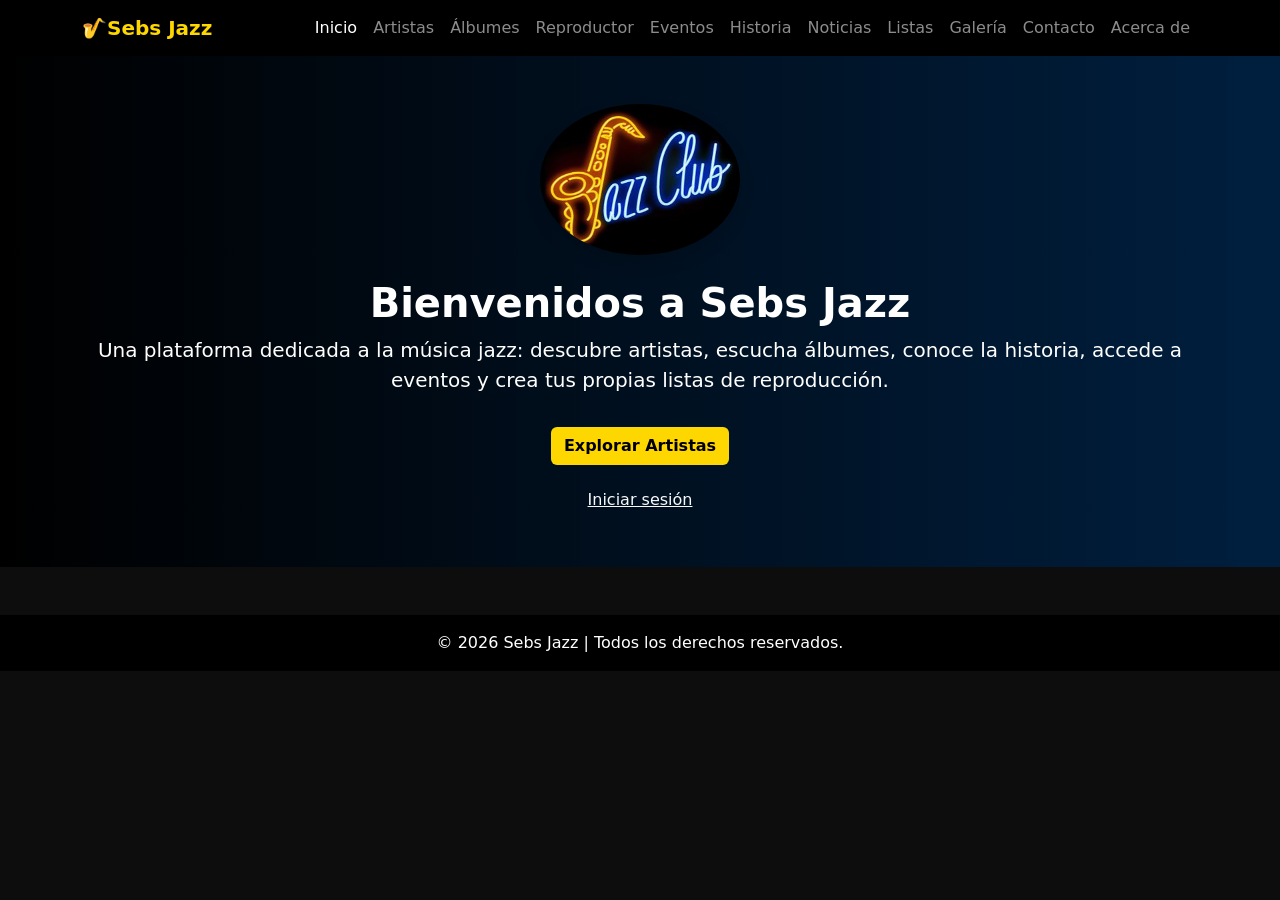
<file: index.html>
<!DOCTYPE html>
<html lang="es">
<head>
  <meta charset="UTF-8">
  <meta name="viewport" content="width=device-width, initial-scale=1.0">
  <title>Sebs Jazz</title>
  <link href="bootstrap-5.3.8-dist/css/bootstrap.min.css" rel="stylesheet">
  <script src="bootstrap-5.3.8-dist/js/bootstrap.bundle.min.js"></script>
  <style>
    body { background-color: #0d0d0d; color: #fff; }
    .navbar { background-color: #000; }
    .navbar-brand { color: gold; font-weight: bold; }
    .hero { background: linear-gradient(to right, #000, #001f3f); color: white; }
    .btn-jazz { background-color: gold; color: #000; font-weight: bold; }
  </style>
</head>
<body>

  <!-- Navbar -->
  <nav class="navbar navbar-expand-lg navbar-dark">
    <div class="container">
      <a class="navbar-brand" href="#">🎷Sebs Jazz</a>
      <button class="navbar-toggler" type="button" data-bs-toggle="collapse" data-bs-target="#Menu">
        <span class="navbar-toggler-icon"></span>
      </button>
      <div class="collapse navbar-collapse" id="Menu">
        <ul class="navbar-nav ms-auto">
          <li class="nav-item"><a class="nav-link active" href="index.html">Inicio</a></li>
          <li class="nav-item"><a class="nav-link" href="artistas.html">Artistas</a></li>
          <li class="nav-item"><a class="nav-link" href="albumes.html">Álbumes</a></li>
          <li class="nav-item"><a class="nav-link" href="reproductor.html">Reproductor</a></li>
          <li class="nav-item"><a class="nav-link" href="eventos.html">Eventos</a></li>
          <li class="nav-item"><a class="nav-link" href="historia.html">Historia</a></li>
          <li class="nav-item"><a class="nav-link" href="noticias.html">Noticias</a></li>
          <li class="nav-item"><a class="nav-link" href="listas.html">Listas</a></li>
          <li class="nav-item"><a class="nav-link" href="galeria.html">Galería</a></li>
          <li class="nav-item"><a class="nav-link" href="contacto.html">Contacto</a></li>
          <li class="nav-item"><a class="nav-link" href="acerca.html">Acerca de</a></li>
        </ul>
      </div>
    </div>
  </nav>

  <!-- Hero Section -->
<section class="hero text-center py-5">
  <div class="container">
    <img src="bootstrap-5.3.8-dist/img/Sebs.jpg" class="img-fluid rounded-circle mb-4 shadow" alt="Logo Sebs Jazz" style="max-width:200px;">
    <h1 class="fw-bold">Bienvenidos a Sebs Jazz</h1>
    <p class="lead">Una plataforma dedicada a la música jazz: descubre artistas, escucha álbumes, conoce la historia, accede a eventos y crea tus propias listas de reproducción.</p>
    <a href="artistas.html" class="btn btn-jazz mt-3">Explorar Artistas</a>

    <!-- Texto estilo link debajo del botón -->
    <div class="mt-3">
      <button type="button" class="btn btn-link text-light" data-bs-toggle="modal" data-bs-target="#loginModal">
        Iniciar sesión
      </button>
    </div>
  </div>
</section>

<!-- Modal de inicio de sesión -->
<div class="modal fade" id="loginModal" tabindex="-1" aria-labelledby="loginModalLabel" aria-hidden="true">
  <div class="modal-dialog modal-dialog-centered">
    <div class="modal-content bg-dark text-light">
      <div class="modal-header">
        <h5 class="modal-title w-100 text-center" id="loginModalLabel">Inicio de sesión</h5>
        <button type="button" class="btn-close btn-close-white" data-bs-dismiss="modal" aria-label="Cerrar"></button>
      </div>
      <div class="modal-body text-center">
        <form>
          <div class="mb-3">
            <label for="email" class="form-label">Correo electrónico</label>
            <input type="email" class="form-control mx-auto" style="max-width: 250px;" id="email" placeholder="ejemplo@correo.com">
          </div>
          <div class="mb-3">
            <label for="password" class="form-label">Contraseña</label>
            <input type="password" class="form-control mx-auto" style="max-width: 250px;" id="password" placeholder="********">
          </div>
          <button type="submit" class="btn btn-warning">Entrar</button>
        </form>
      </div>
    </div>
  </div>
</div>


  <!-- Footer -->
<footer class="bg-black text-white text-center py-3 mt-5">
  © 2026 Sebs Jazz | Todos los derechos reservados. 
  </a>
</footer>

   <script>
  alert("¡Bienvenido a Sebs Jazz! Explora el mundo del jazz con nosotros.");
   </script>

</body>
</html>
</file>
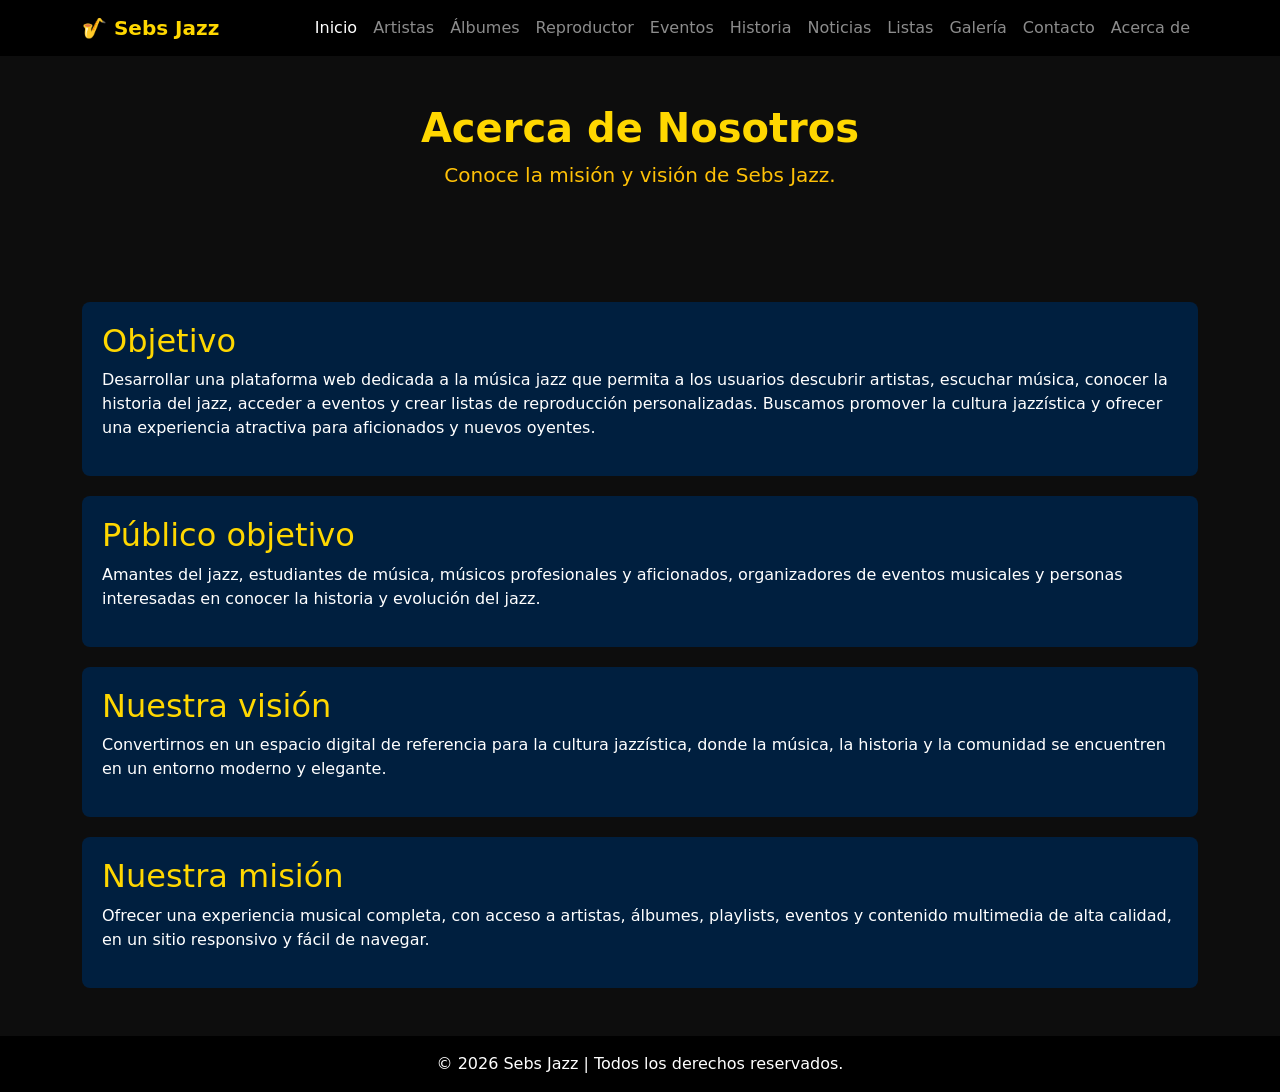
<file: acerca.html>
<!DOCTYPE html>
<html lang="es">
<head>
  <meta charset="UTF-8">
  <meta name="viewport" content="width=device-width, initial-scale=1.0">
  <title>Acerca de Nosotros - Sebs Jazz</title>
  <link href="bootstrap-5.3.8-dist/css/bootstrap.min.css" rel="stylesheet">
  <script src="bootstrap-5.3.8-dist/js/bootstrap.bundle.min.js"></script>
  <style>
    body { background-color: #0d0d0d; color: #fff; }
    .navbar { background-color: #000; }
    .navbar-brand { color: gold; font-weight: bold; }
    h1, h2 { color: gold; }
    .section { background-color: #001f3f; padding: 20px; border-radius: 8px; margin-bottom: 20px; }
  </style>
</head>
<body>
  <!-- Navbar -->
  <nav class="navbar navbar-expand-lg navbar-dark">
    <div class="container">
      <a class="navbar-brand" href="#">🎷 Sebs Jazz</a>
      <button class="navbar-toggler" type="button" data-bs-toggle="collapse" data-bs-target="#Menu">
        <span class="navbar-toggler-icon"></span>
      </button>
      <div class="collapse navbar-collapse" id="Menu">
        <ul class="navbar-nav ms-auto">
          <li class="nav-item"><a class="nav-link active" href="index.html">Inicio</a></li>
          <li class="nav-item"><a class="nav-link" href="artistas.html">Artistas</a></li>
          <li class="nav-item"><a class="nav-link" href="albumes.html">Álbumes</a></li>
          <li class="nav-item"><a class="nav-link" href="reproductor.html">Reproductor</a></li>
          <li class="nav-item"><a class="nav-link" href="eventos.html">Eventos</a></li>
          <li class="nav-item"><a class="nav-link" href="historia.html">Historia</a></li>
          <li class="nav-item"><a class="nav-link" href="noticias.html">Noticias</a></li>
          <li class="nav-item"><a class="nav-link" href="listas.html">Listas</a></li>
          <li class="nav-item"><a class="nav-link" href="galeria.html">Galería</a></li>
          <li class="nav-item"><a class="nav-link" href="contacto.html">Contacto</a></li>
          <li class="nav-item"><a class="nav-link" href="acerca.html">Acerca de</a></li>
        </ul>
      </div>
    </div>
  </nav> 

  <!-- Encabezado -->
  <header class="text-center py-5">
    <h1 class="fw-bold">Acerca de Nosotros</h1>
    <p class="lead text-warning">Conoce la misión y visión de Sebs Jazz.</p>
  </header>

  <!-- Sección Acerca de -->
  <section class="container my-5">
    <div class="section">
      <h2> Objetivo</h2>
      <p>Desarrollar una plataforma web dedicada a la música jazz que permita a los usuarios descubrir artistas, escuchar música, conocer la historia del jazz, acceder a eventos y crear listas de reproducción personalizadas. Buscamos promover la cultura jazzística y ofrecer una experiencia atractiva para aficionados y nuevos oyentes.</p>
    </div>

    <div class="section">
      <h2> Público objetivo</h2>
      <p>Amantes del jazz, estudiantes de música, músicos profesionales y aficionados, organizadores de eventos musicales y personas interesadas en conocer la historia y evolución del jazz.</p>
    </div>

    <div class="section">
      <h2> Nuestra visión</h2>
      <p>Convertirnos en un espacio digital de referencia para la cultura jazzística, donde la música, la historia y la comunidad se encuentren en un entorno moderno y elegante.</p>
    </div>

    <div class="section">
      <h2> Nuestra misión</h2>
      <p>Ofrecer una experiencia musical completa, con acceso a artistas, álbumes, playlists, eventos y contenido multimedia de alta calidad, en un sitio responsivo y fácil de navegar.</p>
    </div>
  </section>

  <!-- Footer -->
  <footer class="bg-black text-white text-center py-3">
    © 2026 Sebs Jazz | Todos los derechos reservados.
  </footer>
</body>
</html>
</file>
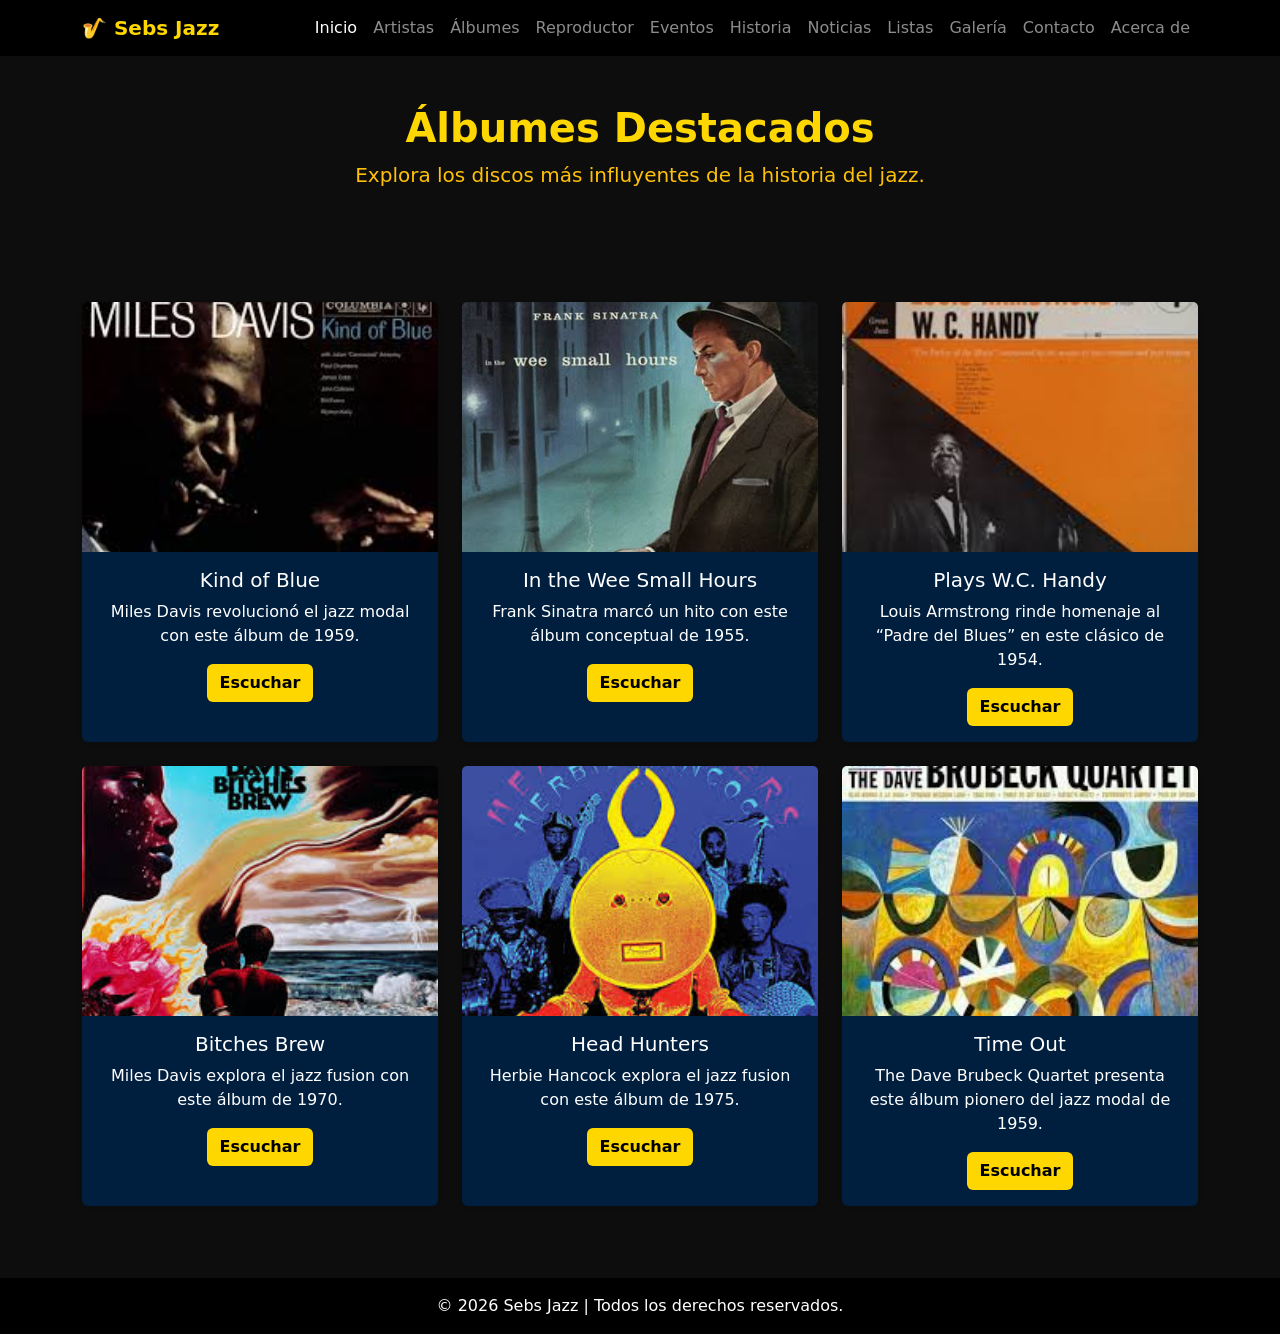
<file: albumes.html>
<!DOCTYPE html>
<html lang="es">
<head>
  <meta charset="UTF-8">
  <meta name="viewport" content="width=device-width, initial-scale=1.0">
  <title>Álbumes Destacados - Sebs Jazz</title>
  <link href="bootstrap-5.3.8-dist/css/bootstrap.min.css" rel="stylesheet">
  <script src="bootstrap-5.3.8-dist/js/bootstrap.bundle.min.js"></script>
  <style>
    body { background-color: #0d0d0d; color: #fff; }
    .navbar { background-color: #000; }
    .navbar-brand { color: gold; font-weight: bold; }
    h1, h2 { color: gold; }
    .card { background-color: #001f3f; color: #fff; border: none; }
    .card img { height: 250px; object-fit: cover; }
    .btn-jazz { background-color: gold; color: #000; font-weight: bold; }
  </style>
</head>
<body>
  <style>
    .card-img-top{
    height: 300px;
    object-fit: cover;
}
  </style>
   <!-- Navbar -->
  <nav class="navbar navbar-expand-lg navbar-dark">
    <div class="container">
      <a class="navbar-brand" href="#">🎷 Sebs Jazz</a>
      <button class="navbar-toggler" type="button" data-bs-toggle="collapse" data-bs-target="#Menu">
        <span class="navbar-toggler-icon"></span>
      </button>
      <div class="collapse navbar-collapse" id="Menu">
        <ul class="navbar-nav ms-auto">
          <li class="nav-item"><a class="nav-link active" href="index.html">Inicio</a></li>
          <li class="nav-item"><a class="nav-link" href="artistas.html">Artistas</a></li>
          <li class="nav-item"><a class="nav-link" href="albumes.html">Álbumes</a></li>
          <li class="nav-item"><a class="nav-link" href="reproductor.html">Reproductor</a></li>
          <li class="nav-item"><a class="nav-link" href="eventos.html">Eventos</a></li>
          <li class="nav-item"><a class="nav-link" href="historia.html">Historia</a></li>
          <li class="nav-item"><a class="nav-link" href="noticias.html">Noticias</a></li>
          <li class="nav-item"><a class="nav-link" href="listas.html">Listas</a></li>
          <li class="nav-item"><a class="nav-link" href="galeria.html">Galería</a></li>
          <li class="nav-item"><a class="nav-link" href="contacto.html">Contacto</a></li>
          <li class="nav-item"><a class="nav-link" href="acerca.html">Acerca de</a></li>
        </ul>
      </div>
    </div>
  </nav>

  <!-- Encabezado -->
  <header class="text-center py-5">
    <h1 class="fw-bold">Álbumes Destacados</h1>
    <p class="lead text-warning">Explora los discos más influyentes de la historia del jazz.</p>
  </header>

 <!-- Sección de Álbumes -->
<section class="container my-5">
  <div class="row">
    <!-- Kind of Blue -->
    <div class="col-md-4 mb-4">
      <div class="card shadow-sm h-100">
        <img src="./bootstrap-5.3.8-dist/img/album.jfif" class="card-img-top" alt="Kind of Blue">
        <div class="card-body text-center">
          <h5 class="card-title">Kind of Blue</h5>
          <p class="card-text">Miles Davis revolucionó el jazz modal con este álbum de 1959.</p>
          <a href="https://www.youtube.com/watch?v=vmDDOFXSgAs" target="_blank" class="btn btn-jazz">Escuchar</a>  
        </div>
      </div>
    </div>

    <!-- In the Wee Small Hours -->
    <div class="col-md-4 mb-4">
      <div class="card shadow-sm h-100">
        <img src="./bootstrap-5.3.8-dist/img/yoooo.jfif" class="card-img-top" alt="In the Wee Small Hours">
        <div class="card-body text-center">
          <h5 class="card-title">In the Wee Small Hours</h5>
          <p class="card-text">Frank Sinatra marcó un hito con este álbum conceptual de 1955.</p>
          <a href="https://www.youtube.com/watch?v=vmDDOFXSgAs" target="_blank" class="btn btn-jazz">Escuchar</a>
        </div>
      </div>
    </div>

    <!-- Louis Armstrong Plays W.C. Handy -->
    <div class="col-md-4 mb-4">
      <div class="card shadow-sm h-100">
        <img src="./bootstrap-5.3.8-dist/img/album2.jfif" class="card-img-top" alt="Louis Armstrong Plays W.C. Handy">
        <div class="card-body text-center">
          <h5 class="card-title">Plays W.C. Handy</h5>
          <p class="card-text">Louis Armstrong rinde homenaje al “Padre del Blues” en este clásico de 1954.</p>
          <a href="https://www.youtube.com/watch?v=vmDDOFXSgAs" target="_blank" class="btn btn-jazz">Escuchar</a>
        </div>
      </div>
    </div>

    <!-- Bitches Brew -->
    <div class="col-md-4 mb-4">
      <div class="card shadow-sm h-100">
        <img src="./bootstrap-5.3.8-dist/img/album3.jfif" class="card-img-top" alt="Bitches Brew">
        <div class="card-body text-center">
          <h5 class="card-title">Bitches Brew</h5>
          <p class="card-text">Miles Davis explora el jazz fusion con este álbum de 1970.</p>
         <a href="https://www.youtube.com/watch?v=vmDDOFXSgAs" target="_blank" class="btn btn-jazz">Escuchar</a>
        </div>
      </div>
    </div>

    <!-- Head Hunters -->
    <div class="col-md-4 mb-4">
      <div class="card shadow-sm h-100">
        <img src="./bootstrap-5.3.8-dist/img/album3medio.jfif" class="card-img-top" alt="Head Hunters">
        <div class="card-body text-center">
          <h5 class="card-title">Head Hunters</h5>
          <p class="card-text">Herbie Hancock explora el jazz fusion con este álbum de 1975.</p>
         <a href="https://www.youtube.com/watch?v=vmDDOFXSgAs" target="_blank" class="btn btn-jazz">Escuchar</a>
        </div>
      </div>
    </div>

    <!-- Time Out -->
    <div class="col-md-4 mb-4">
      <div class="card shadow-sm h-100">
        <img src="./bootstrap-5.3.8-dist/img/album4.jfif" class="card-img-top" alt="Time Out">
        <div class="card-body text-center">
          <h5 class="card-title">Time Out</h5>
          <p class="card-text">The Dave Brubeck Quartet presenta este álbum pionero del jazz modal de 1959.</p>
          <a href="https://www.youtube.com/watch?v=vmDDOFXSgAs" target="_blank" class="btn btn-jazz">Escuchar</a>
        </div>
      </div>
    </div>
  </div>
</section>


  <!-- Footer -->
  <footer class="bg-black text-white text-center py-3">
    © 2026 Sebs Jazz | Todos los derechos reservados.
  </footer>
</body>
</html>
</file>
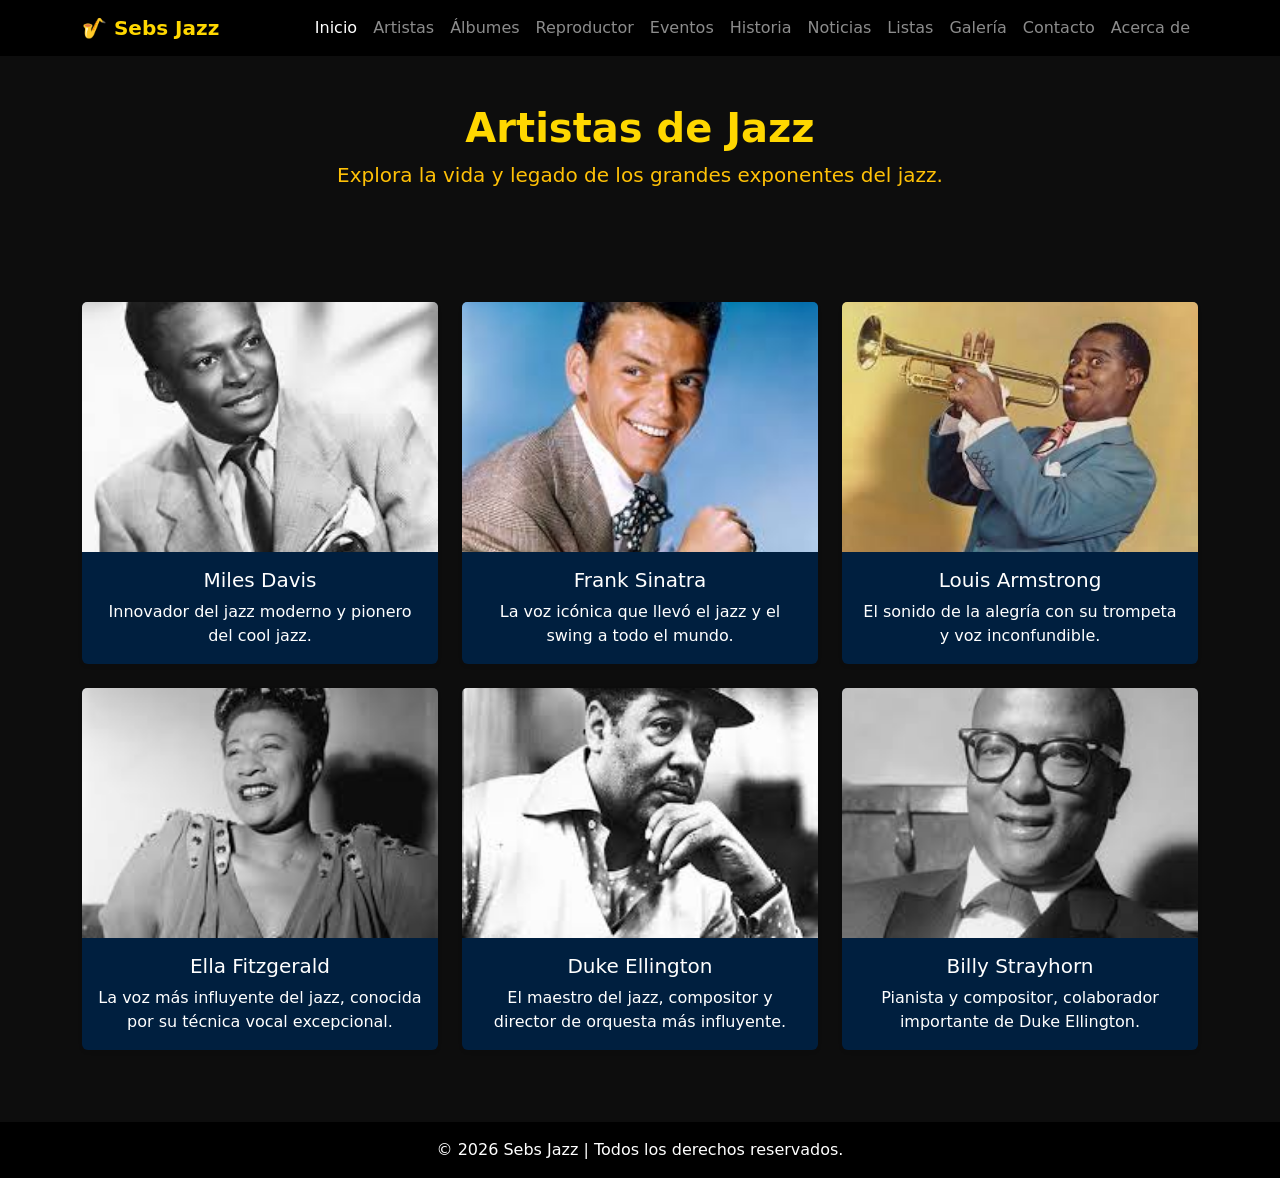
<file: artistas.html>
<!DOCTYPE html>
<html lang="es">
<head>
  <meta charset="UTF-8">
  <meta name="viewport" content="width=device-width, initial-scale=1.0">
  <title>Artistas de Jazz - Sebs Jazz</title>
  <link href="bootstrap-5.3.8-dist/css/bootstrap.min.css" rel="stylesheet">
  <script src="bootstrap-5.3.8-dist/js/bootstrap.bundle.min.js"></script>
  <style>
    body { background-color: #0d0d0d; color: #fff; }
    .navbar { background-color: #000; }
    .navbar-brand { color: gold; font-weight: bold; }
    h1, h2 { color: gold; }
    .card { background-color: #001f3f; color: #fff; border: none; }
    .card img { height: 250px; object-fit: cover; }
    
  </style>
</head>
<body>
  <!-- Navbar -->
  <nav class="navbar navbar-expand-lg navbar-dark">
    <div class="container">
      <a class="navbar-brand" href="#">🎷 Sebs Jazz</a>
      <button class="navbar-toggler" type="button" data-bs-toggle="collapse" data-bs-target="#Menu">
        <span class="navbar-toggler-icon"></span>
      </button>
      <div class="collapse navbar-collapse" id="Menu">
        <ul class="navbar-nav ms-auto">
          <li class="nav-item"><a class="nav-link active" href="index.html">Inicio</a></li>
          <li class="nav-item"><a class="nav-link" href="artistas.html">Artistas</a></li>
          <li class="nav-item"><a class="nav-link" href="albumes.html">Álbumes</a></li>
          <li class="nav-item"><a class="nav-link" href="reproductor.html">Reproductor</a></li>
          <li class="nav-item"><a class="nav-link" href="eventos.html">Eventos</a></li>
          <li class="nav-item"><a class="nav-link" href="historia.html">Historia</a></li>
          <li class="nav-item"><a class="nav-link" href="noticias.html">Noticias</a></li>
          <li class="nav-item"><a class="nav-link" href="listas.html">Listas</a></li>
          <li class="nav-item"><a class="nav-link" href="galeria.html">Galería</a></li>
          <li class="nav-item"><a class="nav-link" href="contacto.html">Contacto</a></li>
          <li class="nav-item"><a class="nav-link" href="acerca.html">Acerca de</a></li>
        </ul>
      </div>
    </div>
  </nav>

  <!-- Encabezado -->
  <header class="text-center py-5">
    <h1 class="fw-bold">Artistas de Jazz</h1>
    <p class="lead text-warning">Explora la vida y legado de los grandes exponentes del jazz.</p>
  </header>

  <!-- Sección de Artistas -->
  <section class="container my-5">
  <div class="row">
    <!-- Miles Davis -->
    <div class="col-md-4 mb-4">
      <a href="https://es.wikipedia.org/wiki/Miles_Davis" class="text-decoration-none">
        <div class="card shadow-sm h-100">
          <img src="./bootstrap-5.3.8-dist/img/Miles Davis.jfif.jpeg" class="card-img-top mx-auto d-block" alt="Miles Davis">
          <div class="card-body text-center">
            <h5 class="card-title">Miles Davis</h5>
            <p class="card-text">Innovador del jazz moderno y pionero del cool jazz.</p>
          </div>
        </div>
      </a>
    </div>

    <!-- Frank Sinatra -->
    <div class="col-md-4 mb-4">
      <a href="https://es.wikipedia.org/wiki/Frank_Sinatra" class="text-decoration-none">
        <div class="card shadow-sm h-100">
          <img src="./bootstrap-5.3.8-dist/img/Frank 1.jfif.jpeg" class="card-img-top mx-auto d-block" alt="Frank Sinatra">
          <div class="card-body text-center">
            <h5 class="card-title">Frank Sinatra</h5>
            <p class="card-text">La voz icónica que llevó el jazz y el swing a todo el mundo.</p>
          </div>
        </div>
      </a>
    </div>

    <!-- Louis Armstrong -->
    <div class="col-md-4 mb-4">
      <a href="https://es.wikipedia.org/wiki/Louis_Armstrong" class="text-decoration-none">
        <div class="card shadow-sm h-100">
          <img src="./bootstrap-5.3.8-dist/img/Louis.jfif.jpeg" class="card-img-top mx-auto d-block" alt="Louis Armstrong">
          <div class="card-body text-center">
            <h5 class="card-title">Louis Armstrong</h5>
            <p class="card-text">El sonido de la alegría con su trompeta y voz inconfundible.</p>
          </div>
        </div>
      </a>
    </div>

    <!-- Ella Fitzgerald -->
    <div class="col-md-4 mb-4">
      <a href="https://es.wikipedia.org/wiki/Ella_Fitzgerald" class="text-decoration-none">
        <div class="card shadow-sm h-100">
          <img src="./bootstrap-5.3.8-dist/img/Ella.jfif" class="card-img-top mx-auto d-block" alt="Ella Fitzgerald">
          <div class="card-body text-center">
            <h5 class="card-title">Ella Fitzgerald</h5>
            <p class="card-text">La voz más influyente del jazz, conocida por su técnica vocal excepcional.</p>
          </div>
        </div>
      </a>
    </div>

    <!-- Duke Ellington -->
    <div class="col-md-4 mb-4">
      <a href="https://es.wikipedia.org/wiki/Duke_Ellington" class="text-decoration-none">
        <div class="card shadow-sm h-100">
          <img src="./bootstrap-5.3.8-dist/img/descarga.jfif" class="card-img-top mx-auto d-block" alt="Duke Ellington">
          <div class="card-body text-center">
            <h5 class="card-title">Duke Ellington</h5>
            <p class="card-text">El maestro del jazz, compositor y director de orquesta más influyente.</p>
          </div>
        </div>
      </a>
    </div>

    <!-- Billy Strayhorn -->
    <div class="col-md-4 mb-4">
      <a href="https://es.wikipedia.org/wiki/Billy_Strayhorn" class="text-decoration-none">
        <div class="card shadow-sm h-100">
          <img src="./bootstrap-5.3.8-dist/img/billy.jfif" class="card-img-top mx-auto d-block" alt="Billy Strayhorn">
          <div class="card-body text-center">
            <h5 class="card-title">Billy Strayhorn</h5>
            <p class="card-text">Pianista y compositor, colaborador importante de Duke Ellington.</p>
          </div>
        </div>
      </a>
    </div>
  </div>
</section>


  <!-- Footer -->
  <footer class="bg-black text-white text-center py-3">
    © 2026 Sebs Jazz | Todos los derechos reservados.
  </footer>
</body>
</html>
</file>
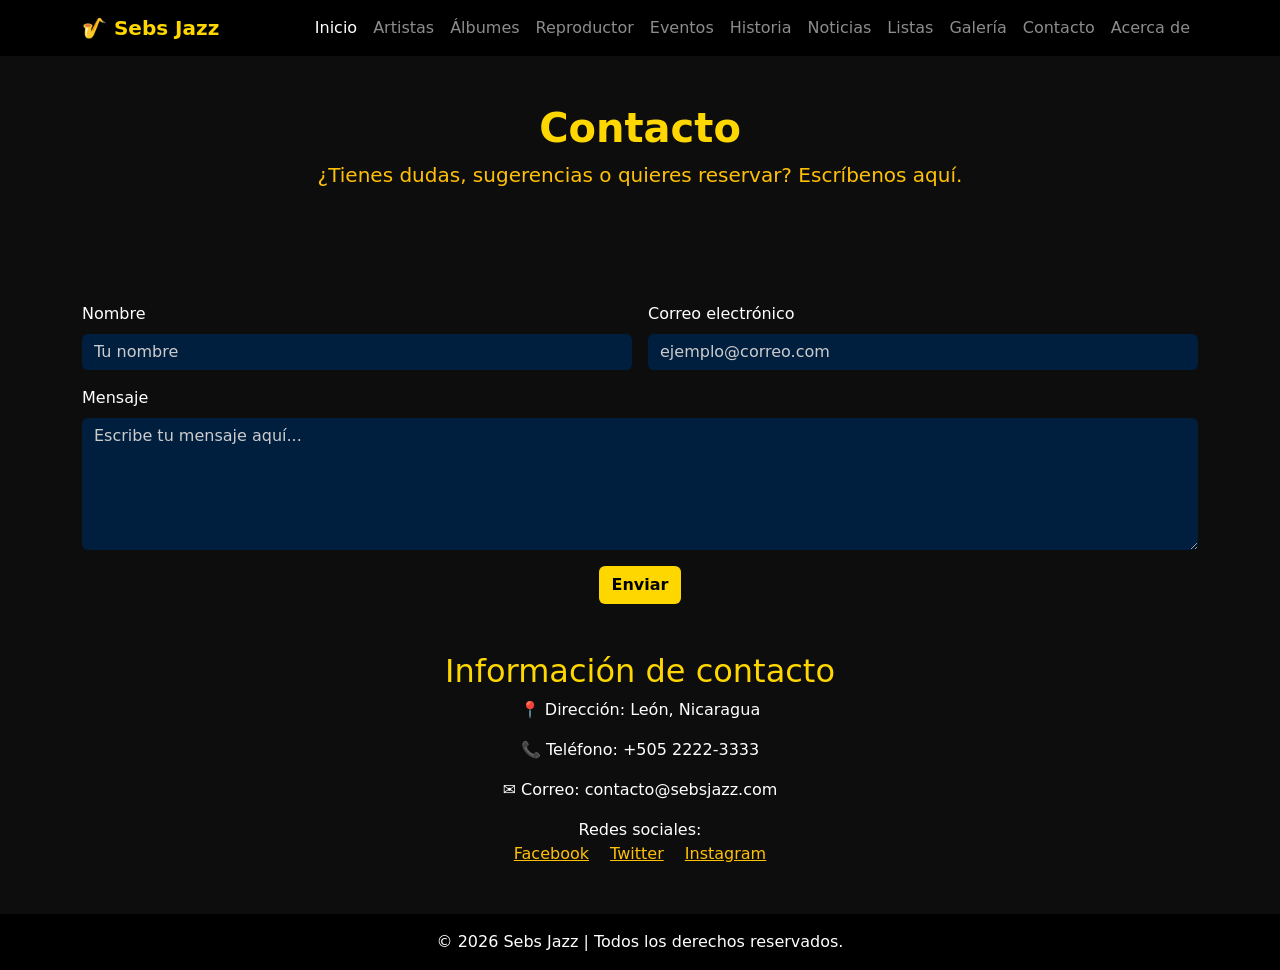
<file: contacto.html>
<!DOCTYPE html>
<html lang="es">
<head>
  <meta charset="UTF-8">
  <meta name="viewport" content="width=device-width, initial-scale=1.0">
  <title>Contacto - Sebs Jazz</title>
  <link href="bootstrap-5.3.8-dist/css/bootstrap.min.css" rel="stylesheet">
  <script src="bootstrap-5.3.8-dist/js/bootstrap.bundle.min.js"></script>
  <style>
    body { background-color: #0d0d0d; color: #fff; }
    .navbar { background-color: #000; }
    .navbar-brand { color: gold; font-weight: bold; }
    h1, h2 { color: gold; }
    .form-control { background-color: #001f3f; color: #fff; border: none; }
    .form-control::placeholder { color: #ccc; }
    .btn-jazz { background-color: gold; color: #000; font-weight: bold; }
  </style>
</head>
<body>
   <!-- Navbar -->
  <nav class="navbar navbar-expand-lg navbar-dark">
    <div class="container">
      <a class="navbar-brand" href="#">🎷 Sebs Jazz</a>
      <button class="navbar-toggler" type="button" data-bs-toggle="collapse" data-bs-target="#Menu">
        <span class="navbar-toggler-icon"></span>
      </button>
      <div class="collapse navbar-collapse" id="Menu">
        <ul class="navbar-nav ms-auto">
          <li class="nav-item"><a class="nav-link active" href="index.html">Inicio</a></li>
          <li class="nav-item"><a class="nav-link" href="artistas.html">Artistas</a></li>
          <li class="nav-item"><a class="nav-link" href="albumes.html">Álbumes</a></li>
          <li class="nav-item"><a class="nav-link" href="reproductor.html">Reproductor</a></li>
          <li class="nav-item"><a class="nav-link" href="eventos.html">Eventos</a></li>
          <li class="nav-item"><a class="nav-link" href="historia.html">Historia</a></li>
          <li class="nav-item"><a class="nav-link" href="noticias.html">Noticias</a></li>
          <li class="nav-item"><a class="nav-link" href="listas.html">Listas</a></li>
          <li class="nav-item"><a class="nav-link" href="galeria.html">Galería</a></li>
          <li class="nav-item"><a class="nav-link" href="contacto.html">Contacto</a></li>
          <li class="nav-item"><a class="nav-link" href="acerca.html">Acerca de</a></li>
        </ul>
      </div>
    </div>
  </nav>

  <!-- Encabezado -->
  <header class="text-center py-5">
    <h1 class="fw-bold">Contacto</h1>
    <p class="lead text-warning">¿Tienes dudas, sugerencias o quieres reservar? Escríbenos aquí.</p>
  </header>

  <!-- Formulario de Contacto -->
  <section class="container my-5">
    <form class="row g-3">
      <div class="col-md-6">
        <label for="nombre" class="form-label">Nombre</label>
        <input type="text" class="form-control" id="nombre" placeholder="Tu nombre">
      </div>
      <div class="col-md-6">
        <label for="email" class="form-label">Correo electrónico</label>
        <input type="email" class="form-control" id="email" placeholder="ejemplo@correo.com">
      </div>
      <div class="col-12">
        <label for="mensaje" class="form-label">Mensaje</label>
        <textarea class="form-control" id="mensaje" rows="5" placeholder="Escribe tu mensaje aquí..."></textarea>
      </div>
      <div class="col-12 text-center">
        <button type="submit" class="btn btn-jazz">Enviar</button>
      </div>
    </form>
  </section>

  <!-- Información adicional -->
  <section class="container text-center my-5">
    <h2>Información de contacto</h2>
    <p>📍 Dirección: León, Nicaragua</p>
    <p>📞 Teléfono: +505 2222-3333</p>
    <p>✉️ Correo: contacto@sebsjazz.com</p>

    Redes sociales:
    <p>
      <a href="https://www.facebook.com/SebsJazz" class="text-warning me-3">Facebook</a>
      <a href="https://twitter.com/SebsJazz" class="text-warning me-3">Twitter</a>
      <a href="https://www.instagram.com/unknow_defensed?igsh=MTlsaTgzaHE4bHgzbw==" class="text-warning">Instagram</a>
    </p>
  </section>

  <!-- Footer -->
  <footer class="bg-black text-white text-center py-3">
    © 2026 Sebs Jazz | Todos los derechos reservados.
  </footer>
</body>
</html>
</file>
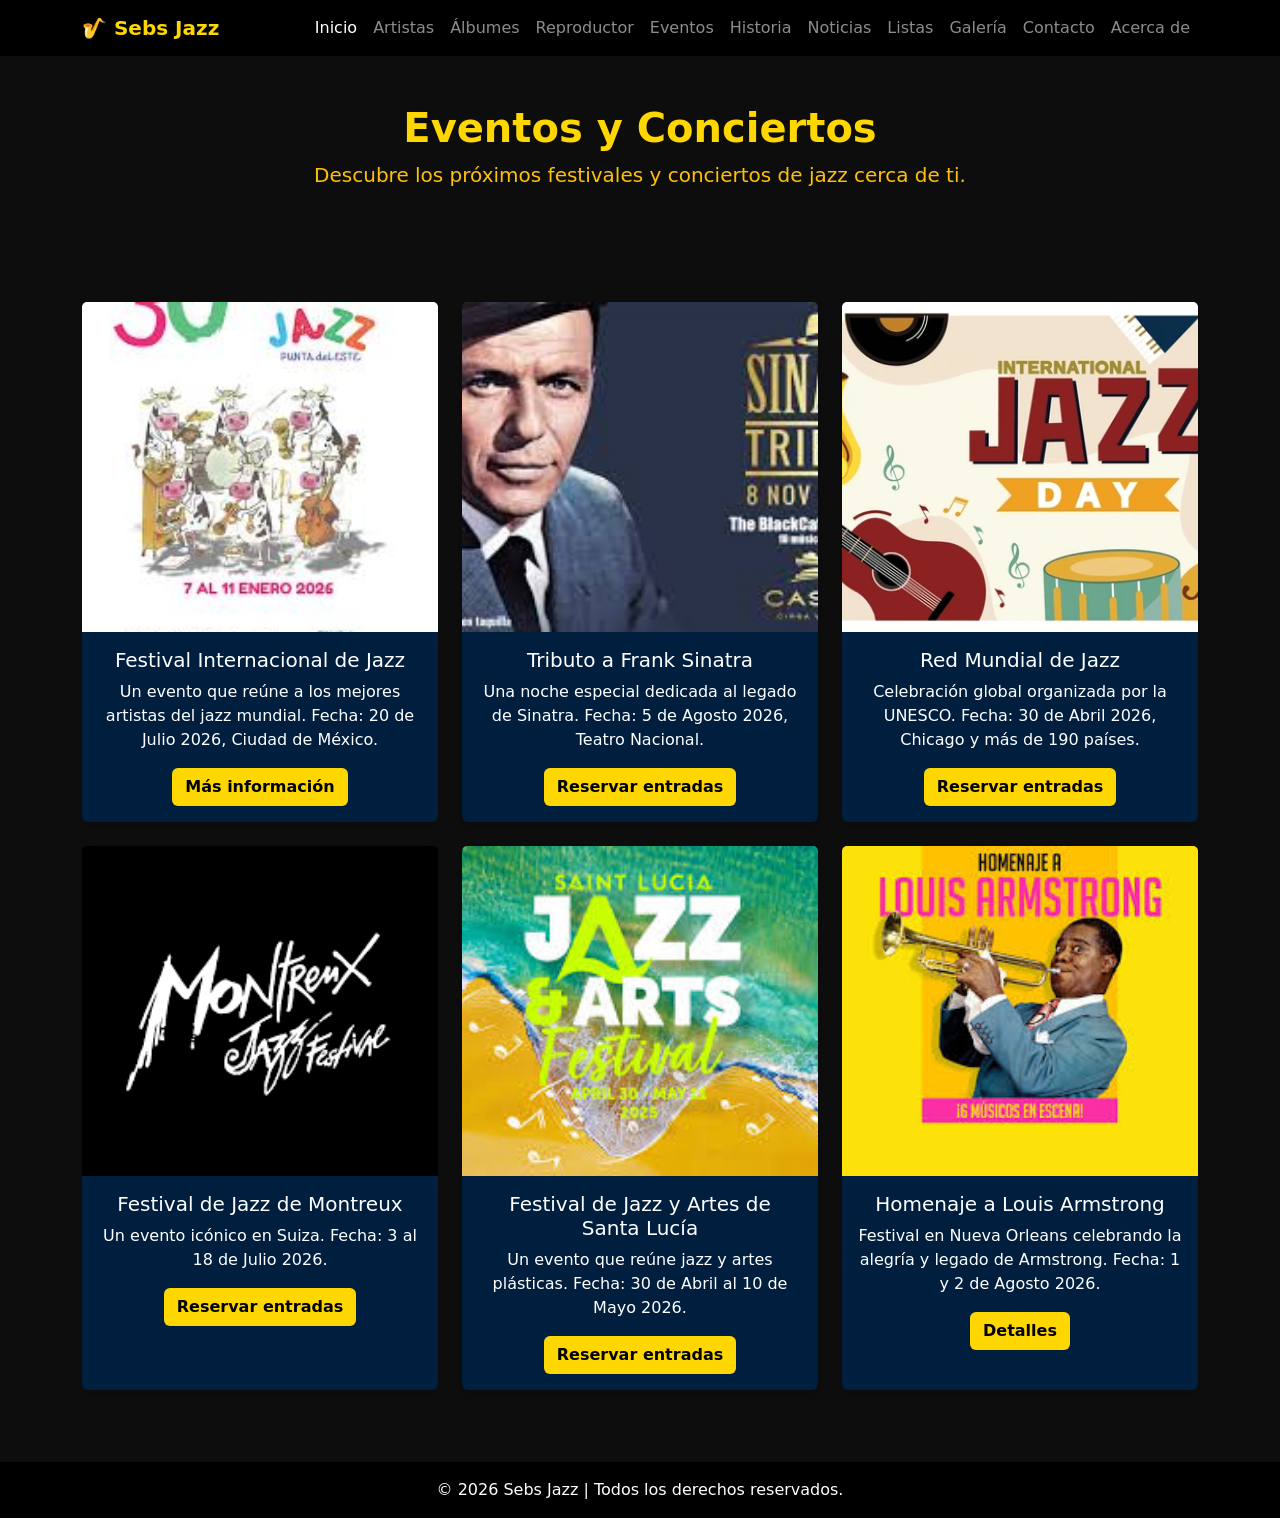
<file: eventos.html>
<!DOCTYPE html>
<html lang="es">
<head>
  <meta charset="UTF-8">
  <meta name="viewport" content="width=device-width, initial-scale=1.0">
  <title>Eventos y Conciertos - Sebs Jazz</title>
  <link href="bootstrap-5.3.8-dist/css/bootstrap.min.css" rel="stylesheet">
  <script src="bootstrap-5.3.8-dist/js/bootstrap.bundle.min.js"></script>
  <style>
    body { background-color: #0d0d0d; color: #fff; }
    .navbar { background-color: #000; }
    .navbar-brand { color: gold; font-weight: bold; }
    h1, h2 { color: gold; }
    .card { background-color: #001f3f; color: #fff; border: none; }
    .card img { height: 330px; object-fit: cover; }
    .btn-jazz { background-color: gold; color: #000; font-weight: bold; }
  </style>
</head>
<body>
  <!-- Navbar -->
   <!-- Navbar -->
  <nav class="navbar navbar-expand-lg navbar-dark">
    <div class="container">
      <a class="navbar-brand" href="#">🎷 Sebs Jazz</a>
      <button class="navbar-toggler" type="button" data-bs-toggle="collapse" data-bs-target="#Menu">
        <span class="navbar-toggler-icon"></span>
      </button>
      <div class="collapse navbar-collapse" id="Menu">
        <ul class="navbar-nav ms-auto">
          <li class="nav-item"><a class="nav-link active" href="index.html">Inicio</a></li>
          <li class="nav-item"><a class="nav-link" href="artistas.html">Artistas</a></li>
          <li class="nav-item"><a class="nav-link" href="albumes.html">Álbumes</a></li>
          <li class="nav-item"><a class="nav-link" href="reproductor.html">Reproductor</a></li>
          <li class="nav-item"><a class="nav-link" href="eventos.html">Eventos</a></li>
          <li class="nav-item"><a class="nav-link" href="historia.html">Historia</a></li>
          <li class="nav-item"><a class="nav-link" href="noticias.html">Noticias</a></li>
          <li class="nav-item"><a class="nav-link" href="listas.html">Listas</a></li>
          <li class="nav-item"><a class="nav-link" href="galeria.html">Galería</a></li>
          <li class="nav-item"><a class="nav-link" href="contacto.html">Contacto</a></li>
          <li class="nav-item"><a class="nav-link" href="acerca.html">Acerca de</a></li>
        </ul>
      </div>
    </div>
  </nav>

  <!-- Encabezado -->
  <header class="text-center py-5">
    <h1 class="fw-bold">Eventos y Conciertos</h1>
    <p class="lead text-warning">Descubre los próximos festivales y conciertos de jazz cerca de ti.</p>
  </header>

  <!-- Sección de Eventos -->
<section class="container my-5">
  <div class="row">
    <!-- Festival Internacional de Jazz CDMX -->
    <div class="col-md-4 mb-4">
      <div class="card shadow-sm h-100">
        <img src="./bootstrap-5.3.8-dist/img/Festival.jfif" class="card-img-top" alt="Festival Internacional de Jazz">
        <div class="card-body text-center">
          <h5 class="card-title">Festival Internacional de Jazz</h5>
          <p class="card-text">Un evento que reúne a los mejores artistas del jazz mundial. Fecha: 20 de Julio 2026, Ciudad de México.</p>
          <a href="https://www.sonica.mx/eventos/2026/03/31/neuma-festival-internacional-de-jazz-en-cdmx-2026-fechas-y-conciertos-gratis-12345.html" target="_blank" class="btn btn-jazz">Más información</a>
        </div>
      </div>
    </div>

    <!-- Tributo a Frank Sinatra -->
    <div class="col-md-4 mb-4">
      <div class="card shadow-sm h-100">
        <img src="./bootstrap-5.3.8-dist/img/tributo.jfif" class="card-img-top" alt="Tributo a Frank Sinatra">
        <div class="card-body text-center">
          <h5 class="card-title">Tributo a Frank Sinatra</h5>
          <p class="card-text">Una noche especial dedicada al legado de Sinatra. Fecha: 5 de Agosto 2026, Teatro Nacional.</p>
          <a href="https://uepatickets.com/event/tributo-a-frank-sinatra/" target="_blank" class="btn btn-jazz">Reservar entradas</a>
        </div>
      </div>
    </div>

    <!-- Red Mundial de Jazz -->
    <div class="col-md-4 mb-4">
      <div class="card shadow-sm h-100">
        <img src="./bootstrap-5.3.8-dist/img/Dia.webp" class="card-img-top" alt="Día Mundial del Jazz">
        <div class="card-body text-center">
          <h5 class="card-title">Red Mundial de Jazz</h5>
          <p class="card-text">Celebración global organizada por la UNESCO. Fecha: 30 de Abril 2026, Chicago y más de 190 países.</p>
          <a href="https://revistamercado.do/cultura/dia-internacional-del-jazz-2026-chicago/" target="_blank" class="btn btn-jazz">Reservar entradas</a>
        </div>
      </div>
    </div>

    <!-- Festival de Jazz de Montreux -->
    <div class="col-md-4 mb-4">
      <div class="card shadow-sm h-100">
        <img src="./bootstrap-5.3.8-dist/img/Montem.png" class="card-img-top" alt="Festival de Jazz de Montreux">
        <div class="card-body text-center">
          <h5 class="card-title">Festival de Jazz de Montreux</h5>
          <p class="card-text">Un evento icónico en Suiza. Fecha: 3 al 18 de Julio 2026.</p>
          <a href="https://www.montreuxjazzfestival.com/en/" target="_blank" class="btn btn-jazz">Reservar entradas</a>
        </div>
      </div>
    </div>

    <!-- Festival de Jazz y Artes de Santa Lucía -->
    <div class="col-md-4 mb-4">
      <div class="card shadow-sm h-100">
        <img src="./bootstrap-5.3.8-dist/img/Lucia.jfif" class="card-img-top" alt="Festival de Jazz y Artes de Santa Lucía">
        <div class="card-body text-center">
          <h5 class="card-title">Festival de Jazz y Artes de Santa Lucía</h5>
          <p class="card-text">Un evento que reúne jazz y artes plásticas. Fecha: 30 de Abril al 10 de Mayo 2026.</p>
          <a href="https://www.saintluciajazzandartsfestival.com/" target="_blank" class="btn btn-jazz">Reservar entradas</a>
        </div>
      </div>
    </div>

    <!-- Homenaje a Louis Armstrong -->
    <div class="col-md-4 mb-4">
      <div class="card shadow-sm h-100">
        <img src="./bootstrap-5.3.8-dist/img/Homenaje2.jfif" class="card-img-top" alt="Homenaje a Louis Armstrong">
        <div class="card-body text-center">
          <h5 class="card-title">Homenaje a Louis Armstrong</h5>
          <p class="card-text">Festival en Nueva Orleans celebrando la alegría y legado de Armstrong. Fecha: 1 y 2 de Agosto 2026.</p>
          <a href="https://fqfest.com/satchmo-summerfest/" target="_blank" class="btn btn-jazz">Detalles</a>
        </div>
      </div>
    </div>
  </div>
</section>

  <!-- Footer -->
  <footer class="bg-black text-white text-center py-3">
    © 2026 Sebs Jazz | Todos los derechos reservados.
  </footer>
</body>
</html>
</file>
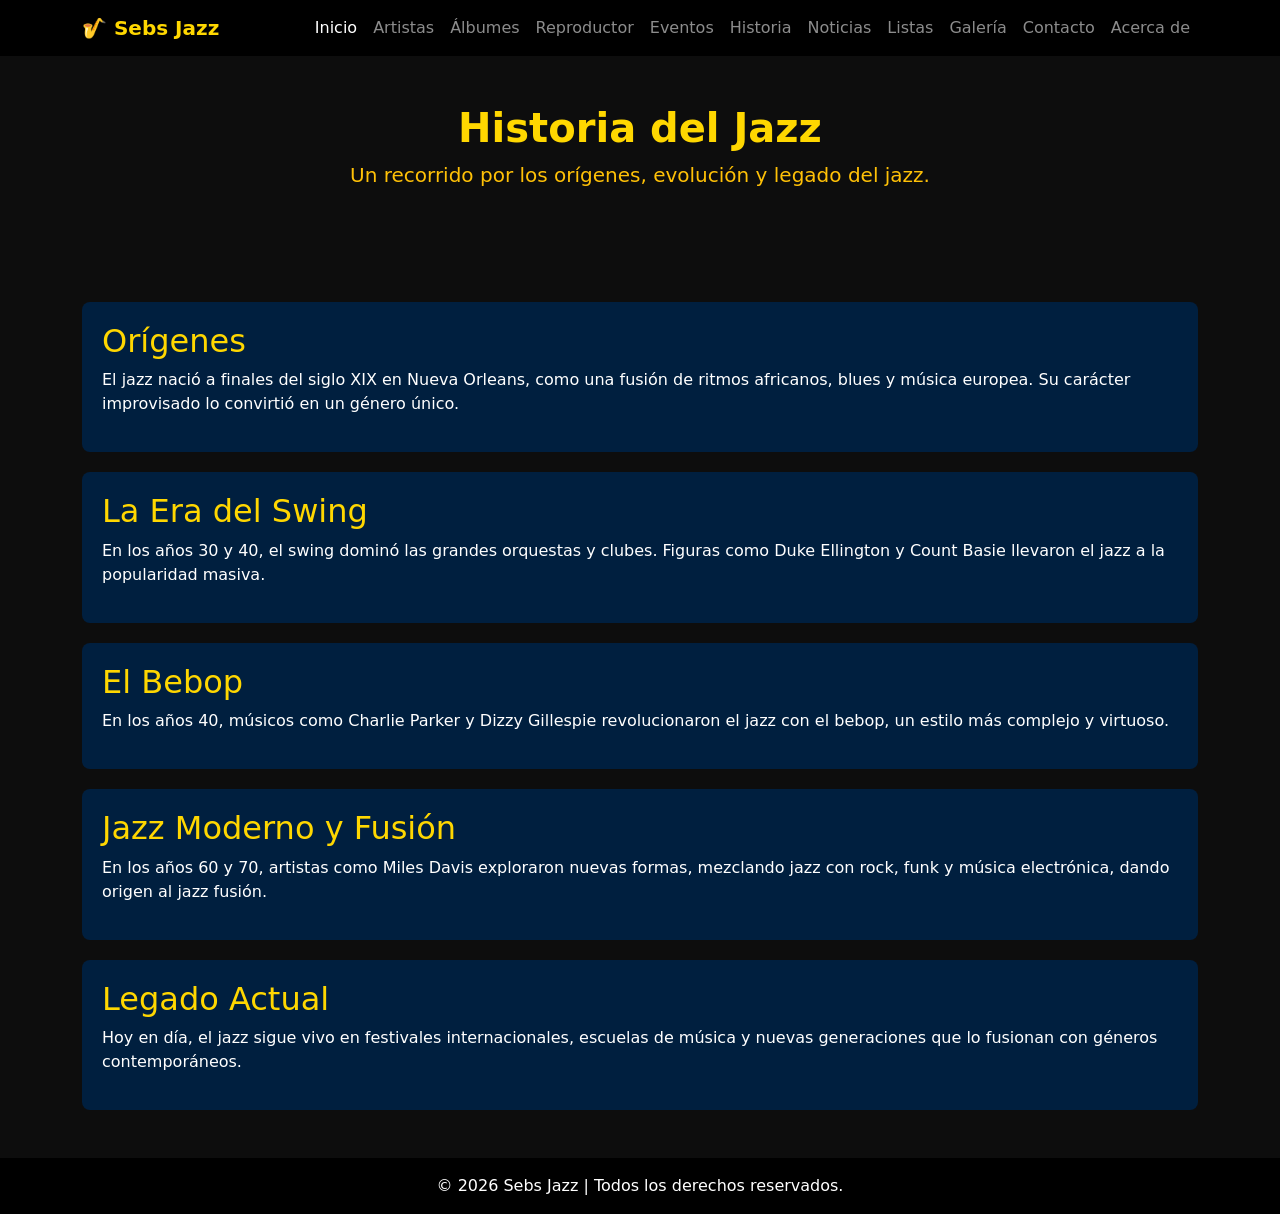
<file: historia.html>
<!DOCTYPE html>
<html lang="es">
<head>
  <meta charset="UTF-8">
  <meta name="viewport" content="width=device-width, initial-scale=1.0">
  <title>Historia del Jazz - Sebs Jazz</title>
  <link href="bootstrap-5.3.8-dist/css/bootstrap.min.css" rel="stylesheet">
  <script src="bootstrap-5.3.8-dist/js/bootstrap.bundle.min.js"></script>
  <style>
    body { background-color: #0d0d0d; color: #fff; }
    .navbar { background-color: #000; }
    .navbar-brand { color: gold; font-weight: bold; }
    h1, h2 { color: gold; }
    .section { background-color: #001f3f; padding: 20px; border-radius: 8px; margin-bottom: 20px; }
  </style>
</head>
<body>
  <!-- Navbar -->
  <!-- Navbar -->
  <nav class="navbar navbar-expand-lg navbar-dark">
    <div class="container">
      <a class="navbar-brand" href="#">🎷 Sebs Jazz</a>
      <button class="navbar-toggler" type="button" data-bs-toggle="collapse" data-bs-target="#Menu">
        <span class="navbar-toggler-icon"></span>
      </button>
      <div class="collapse navbar-collapse" id="Menu">
        <ul class="navbar-nav ms-auto">
          <li class="nav-item"><a class="nav-link active" href="index.html">Inicio</a></li>
          <li class="nav-item"><a class="nav-link" href="artistas.html">Artistas</a></li>
          <li class="nav-item"><a class="nav-link" href="albumes.html">Álbumes</a></li>
          <li class="nav-item"><a class="nav-link" href="reproductor.html">Reproductor</a></li>
          <li class="nav-item"><a class="nav-link" href="eventos.html">Eventos</a></li>
          <li class="nav-item"><a class="nav-link" href="historia.html">Historia</a></li>
          <li class="nav-item"><a class="nav-link" href="noticias.html">Noticias</a></li>
          <li class="nav-item"><a class="nav-link" href="listas.html">Listas</a></li>
          <li class="nav-item"><a class="nav-link" href="galeria.html">Galería</a></li>
          <li class="nav-item"><a class="nav-link" href="contacto.html">Contacto</a></li>
          <li class="nav-item"><a class="nav-link" href="acerca.html">Acerca de</a></li>
        </ul>
      </div>
    </div>
  </nav>

  <!-- Encabezado -->
  <header class="text-center py-5">
    <h1 class="fw-bold">Historia del Jazz</h1>
    <p class="lead text-warning">Un recorrido por los orígenes, evolución y legado del jazz.</p>
  </header>

  <!-- Sección de Historia -->
  <section class="container my-5">
    <div class="section">
      <h2>Orígenes</h2>
      <p>El jazz nació a finales del siglo XIX en Nueva Orleans, como una fusión de ritmos africanos, blues y música europea. Su carácter improvisado lo convirtió en un género único.</p>
    </div>

    <div class="section">
      <h2>La Era del Swing</h2>
      <p>En los años 30 y 40, el swing dominó las grandes orquestas y clubes. Figuras como Duke Ellington y Count Basie llevaron el jazz a la popularidad masiva.</p>
    </div>

    <div class="section">
      <h2>El Bebop</h2>
      <p>En los años 40, músicos como Charlie Parker y Dizzy Gillespie revolucionaron el jazz con el bebop, un estilo más complejo y virtuoso.</p>
    </div>

    <div class="section">
      <h2>Jazz Moderno y Fusión</h2>
      <p>En los años 60 y 70, artistas como Miles Davis exploraron nuevas formas, mezclando jazz con rock, funk y música electrónica, dando origen al jazz fusión.</p>
    </div>

    <div class="section">
      <h2>Legado Actual</h2>
      <p>Hoy en día, el jazz sigue vivo en festivales internacionales, escuelas de música y nuevas generaciones que lo fusionan con géneros contemporáneos.</p>
    </div>
  </section>

  <!-- Footer -->
  <footer class="bg-black text-white text-center py-3">
    © 2026 Sebs Jazz | Todos los derechos reservados.
  </footer>
</body>
</html>
</file>
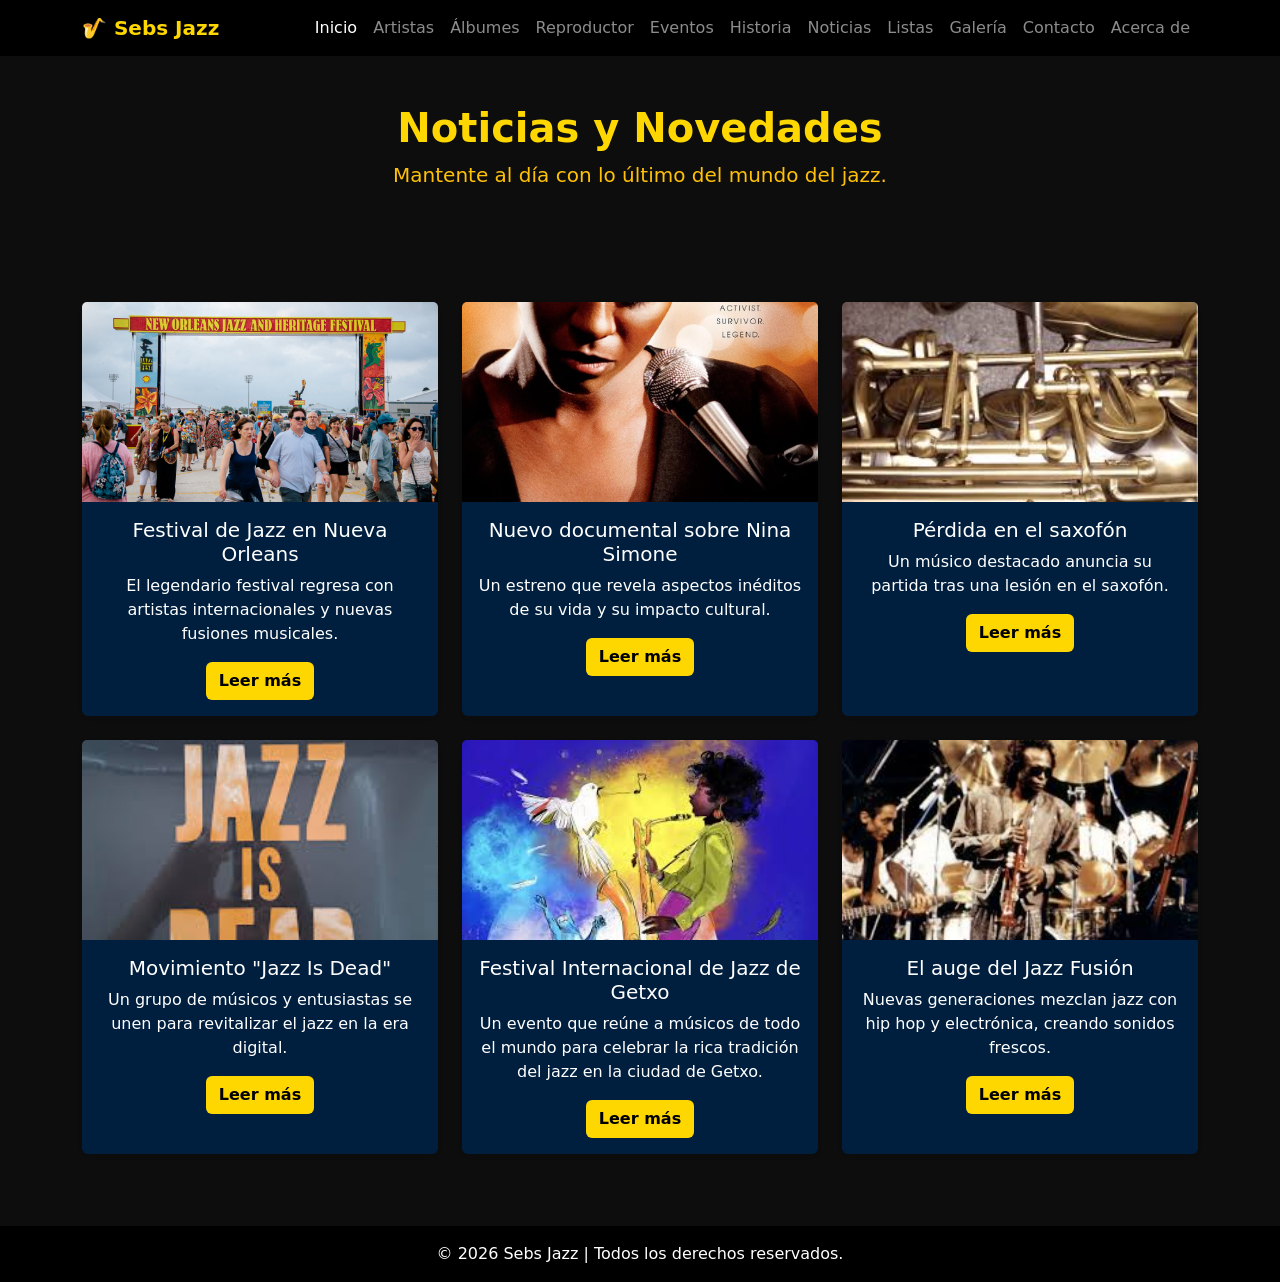
<file: noticias.html>
<!DOCTYPE html>
<html lang="es">
<head>
  <meta charset="UTF-8">
  <meta name="viewport" content="width=device-width, initial-scale=1.0">
  <title>Noticias y Novedades - Sebs Jazz</title>
  <link href="bootstrap-5.3.8-dist/css/bootstrap.min.css" rel="stylesheet">
  <script src="bootstrap-5.3.8-dist/js/bootstrap.bundle.min.js"></script>
  <style>
    body { background-color: #0d0d0d; color: #fff; }
    .navbar { background-color: #000; }
    .navbar-brand { color: gold; font-weight: bold; }
    h1, h2 { color: gold; }
    .card { background-color: #001f3f; color: #fff; border: none; }
    .card img { height: 200px; object-fit: cover; }
    .btn-jazz { background-color: gold; color: #000; font-weight: bold; }
  </style>
</head>
<body>
   <!-- Navbar -->
  <nav class="navbar navbar-expand-lg navbar-dark">
    <div class="container">
      <a class="navbar-brand" href="#">🎷 Sebs Jazz</a>
      <button class="navbar-toggler" type="button" data-bs-toggle="collapse" data-bs-target="#Menu">
        <span class="navbar-toggler-icon"></span>
      </button>
      <div class="collapse navbar-collapse" id="Menu">
        <ul class="navbar-nav ms-auto">
          <li class="nav-item"><a class="nav-link active" href="index.html">Inicio</a></li>
          <li class="nav-item"><a class="nav-link" href="artistas.html">Artistas</a></li>
          <li class="nav-item"><a class="nav-link" href="albumes.html">Álbumes</a></li>
          <li class="nav-item"><a class="nav-link" href="reproductor.html">Reproductor</a></li>
          <li class="nav-item"><a class="nav-link" href="eventos.html">Eventos</a></li>
          <li class="nav-item"><a class="nav-link" href="historia.html">Historia</a></li>
          <li class="nav-item"><a class="nav-link" href="noticias.html">Noticias</a></li>
          <li class="nav-item"><a class="nav-link" href="listas.html">Listas</a></li>
          <li class="nav-item"><a class="nav-link" href="galeria.html">Galería</a></li>
          <li class="nav-item"><a class="nav-link" href="contacto.html">Contacto</a></li>
          <li class="nav-item"><a class="nav-link" href="acerca.html">Acerca de</a></li>
        </ul>
      </div>
    </div>
  </nav>
  <!-- Encabezado -->
  <header class="text-center py-5">
    <h1 class="fw-bold">Noticias y Novedades</h1>
    <p class="lead text-warning">Mantente al día con lo último del mundo del jazz.</p>
  </header>

  <!-- Sección de Noticias -->
  <section class="container my-5">
    <div class="row">
      
    <!-- Noticia 1 -->
    <div class="col-md-4 mb-4">
      <div class="card shadow-sm h-100">
        <img src="./bootstrap-5.3.8-dist/img/noticia1.jpg" class="card-img-top" alt="Festival Jazz">
        <div class="card-body text-center">
          <h5 class="card-title">Festival de Jazz en Nueva Orleans</h5>
          <p class="card-text">El legendario festival regresa con artistas internacionales y nuevas fusiones musicales.</p>
          <a href="https://fqfest.com/satchmo-summerfest/" target="_blank" class="btn btn-jazz">Leer más</a>
        </div>
      </div>
    </div>

    <!-- Noticia 2 -->
    <div class="col-md-4 mb-4">
      <div class="card shadow-sm h-100">
        <img src="./bootstrap-5.3.8-dist/img/noticia2.jpg" class="card-img-top" alt="Nina Simone">
        <div class="card-body text-center">
          <h5 class="card-title">Nuevo documental sobre Nina Simone</h5>
          <p class="card-text">Un estreno que revela aspectos inéditos de su vida y su impacto cultural.</p>
          <a href="https://www.netflix.com/title/70308063" target="_blank" class="btn btn-jazz">Leer más</a>
        </div>
      </div>
    </div>

    <!-- Noticia 3 -->
    <div class="col-md-4 mb-4">
      <div class="card shadow-sm h-100">
        <img src="./bootstrap-5.3.8-dist/img/saxofon.jfif" class="card-img-top" alt="Saxofonista">
        <div class="card-body text-center">
          <h5 class="card-title">Pérdida en el saxofón</h5>
          <p class="card-text">Un músico destacado anuncia su partida tras una lesión en el saxofón.</p>
          <a href="https://jazztimes.com/" target="_blank" class="btn btn-jazz">Leer más</a>
        </div>
      </div>
    </div>

    <!-- Noticia 4 -->
    <div class="col-md-4 mb-4">
      <div class="card shadow-sm h-100">
        <img src="./bootstrap-5.3.8-dist/img/Dead.jfif" class="card-img-top" alt="Jazz Is Dead">
        <div class="card-body text-center">
          <h5 class="card-title">Movimiento "Jazz Is Dead"</h5>
          <p class="card-text">Un grupo de músicos y entusiastas se unen para revitalizar el jazz en la era digital.</p>
          <a href="https://jazzisdead.co/" target="_blank" class="btn btn-jazz">Leer más</a>
        </div>
      </div>
    </div>

    <!-- Noticia 5 -->
    <div class="col-md-4 mb-4">
      <div class="card shadow-sm h-100">
        <img src="./bootstrap-5.3.8-dist/img/geto.jfif" class="card-img-top" alt="Festival Getxo">
        <div class="card-body text-center">
          <h5 class="card-title">Festival Internacional de Jazz de Getxo</h5>
          <p class="card-text">Un evento que reúne a músicos de todo el mundo para celebrar la rica tradición del jazz en la ciudad de Getxo.</p>
          <a href="https://getxo.eus/es/jazz" target="_blank" class="btn btn-jazz">Leer más</a>
        </div>
      </div>
    </div>

    <!-- Noticia 6 -->
    <div class="col-md-4 mb-4">
      <div class="card shadow-sm h-100">
        <img src="./bootstrap-5.3.8-dist/img/auge.jfif" class="card-img-top" alt="Jazz Fusión">
        <div class="card-body text-center">
          <h5 class="card-title">El auge del Jazz Fusión</h5>
          <p class="card-text">Nuevas generaciones mezclan jazz con hip hop y electrónica, creando sonidos frescos.</p>
          <a href="https://downbeat.com/news" target="_blank" class="btn btn-jazz">Leer más</a>
        </div>
      </div>
    </div>
  </div>
</section>

  <!-- Footer -->
  <footer class="bg-black text-white text-center py-3">
    © 2026 Sebs Jazz | Todos los derechos reservados.
  </footer>
</body>
</html>
</file>
